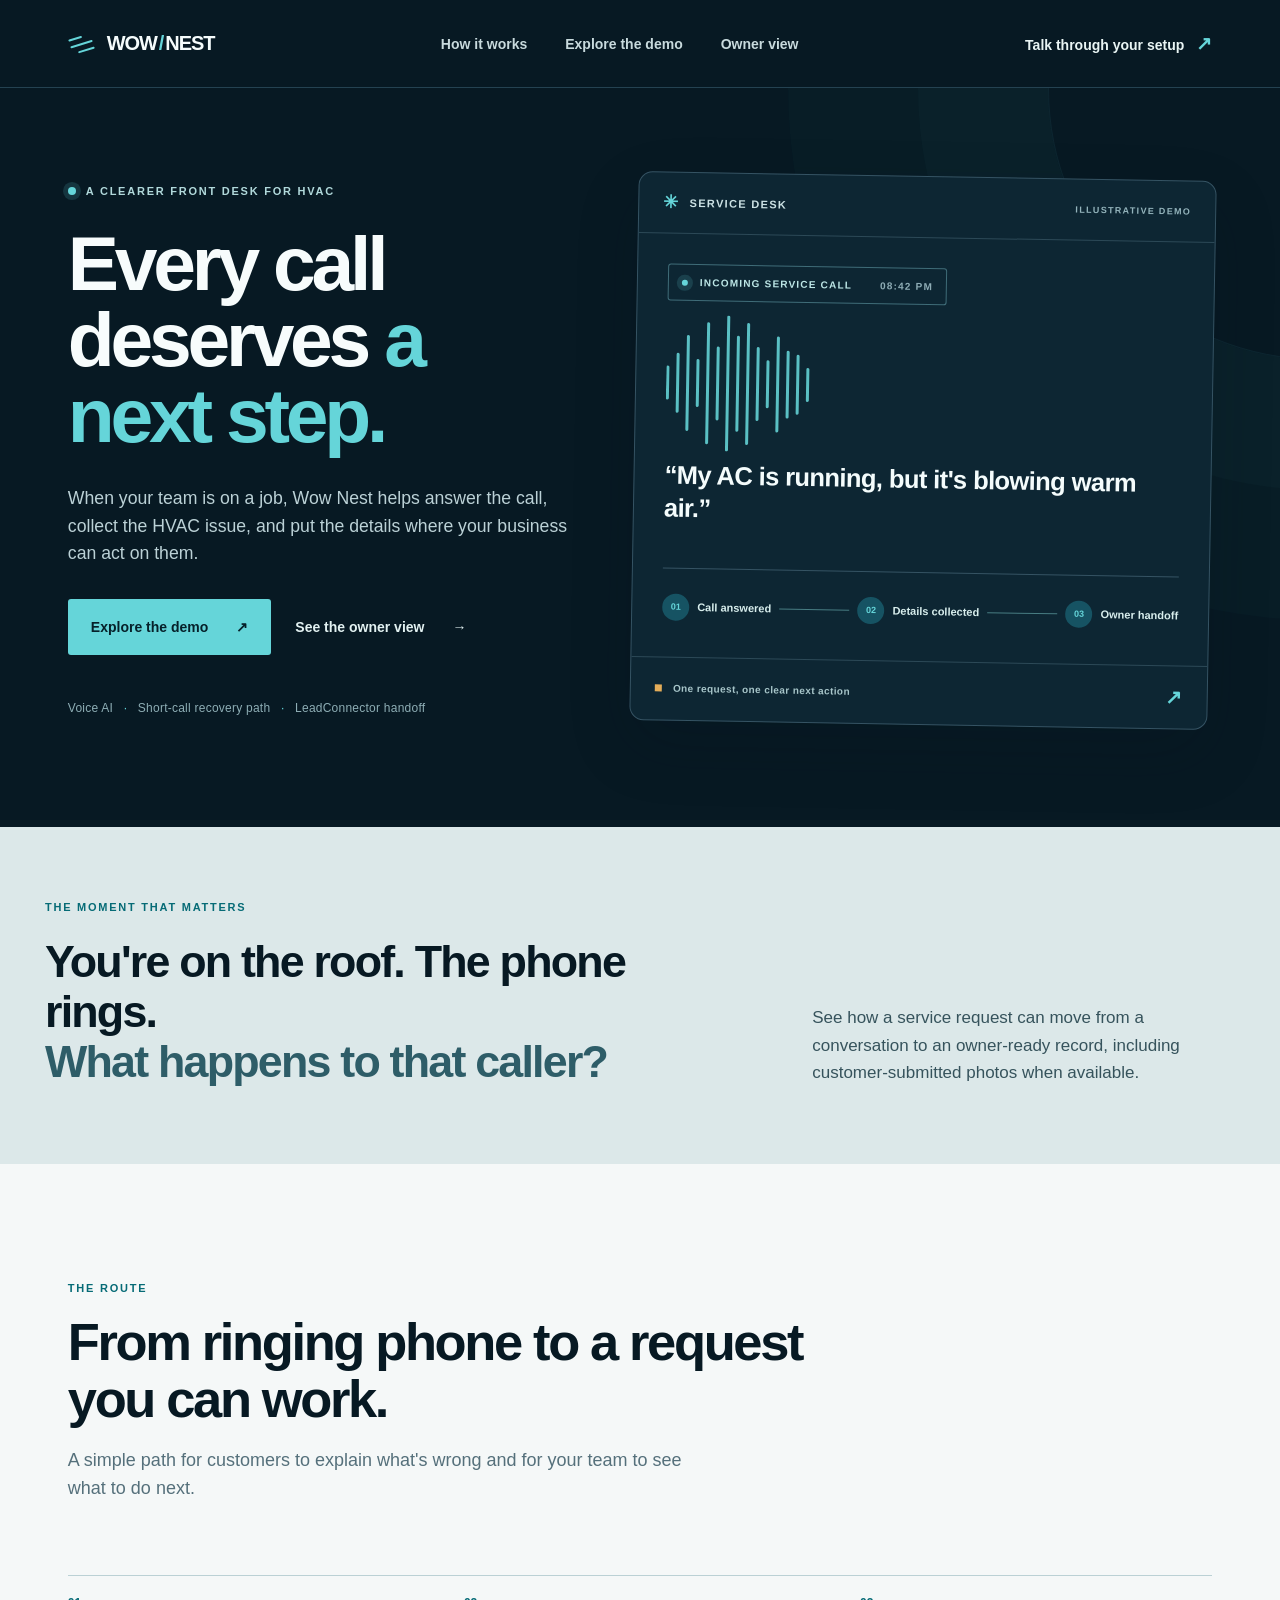
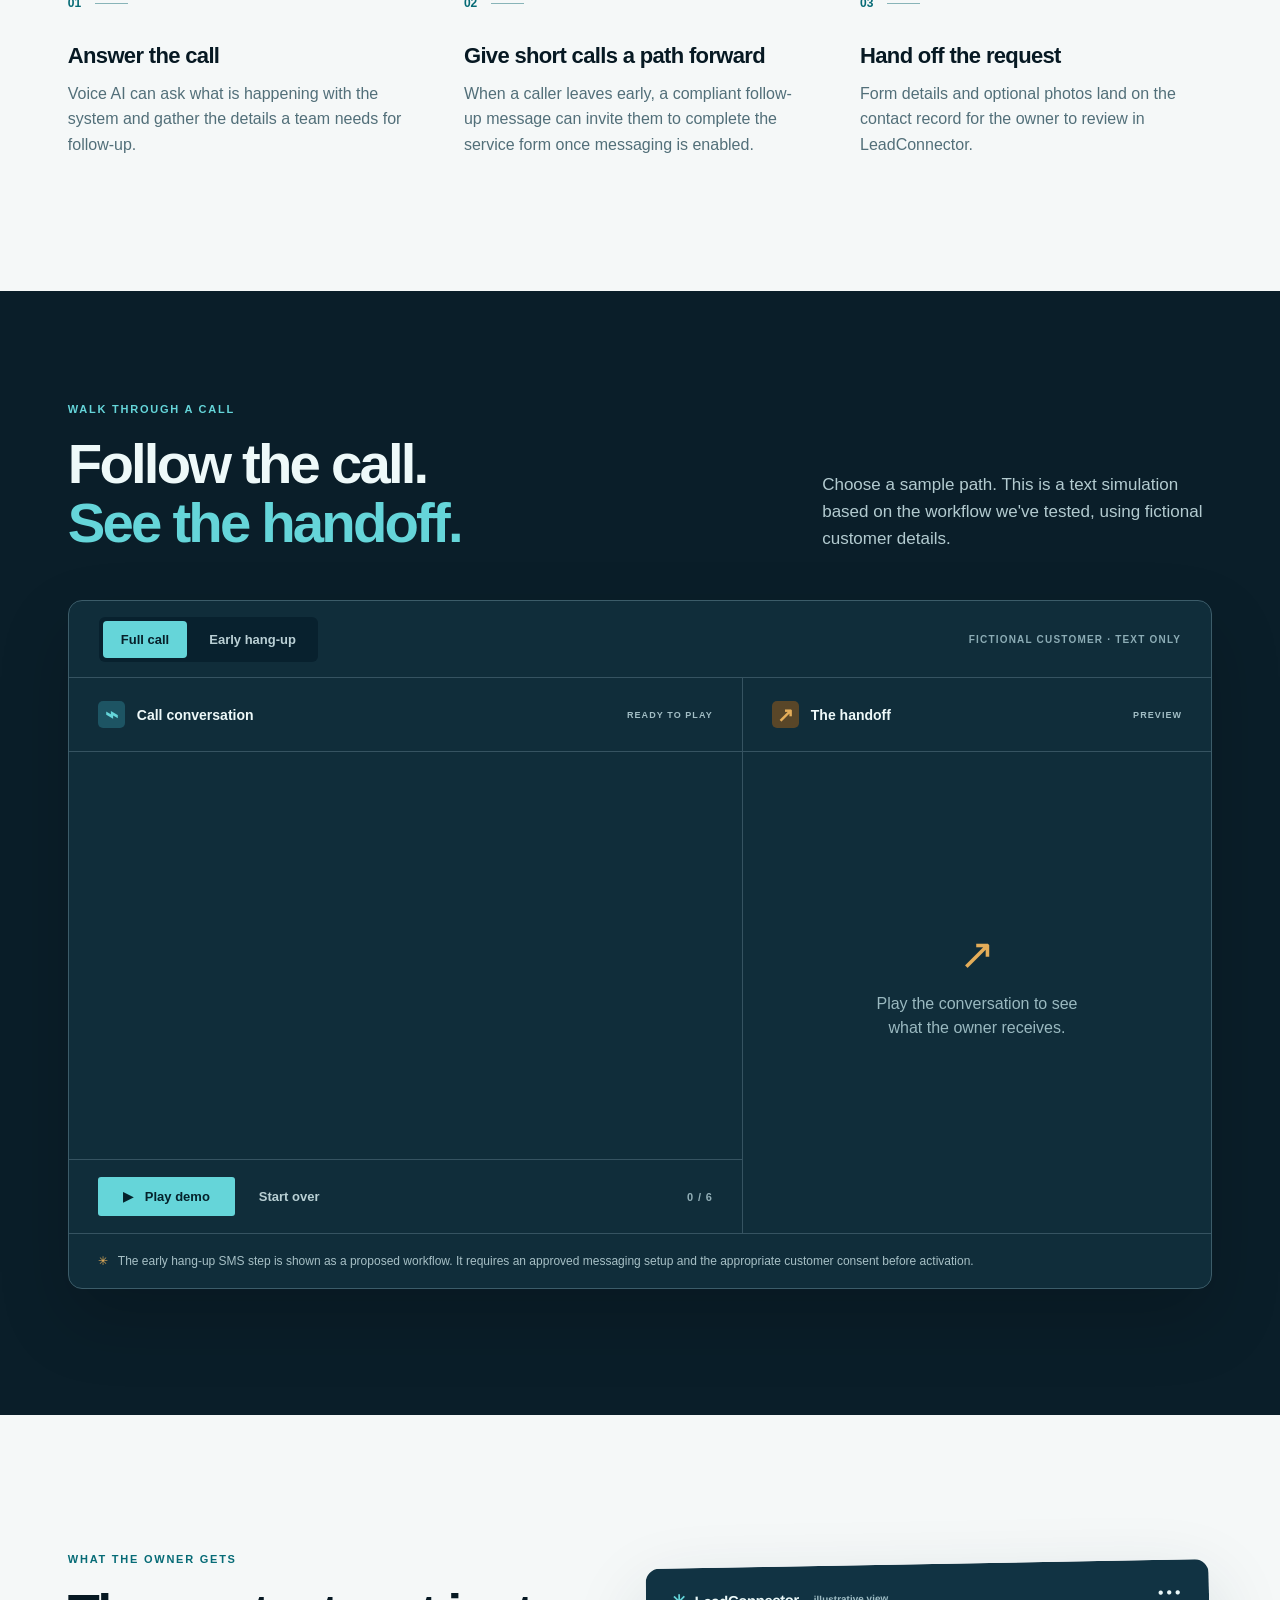
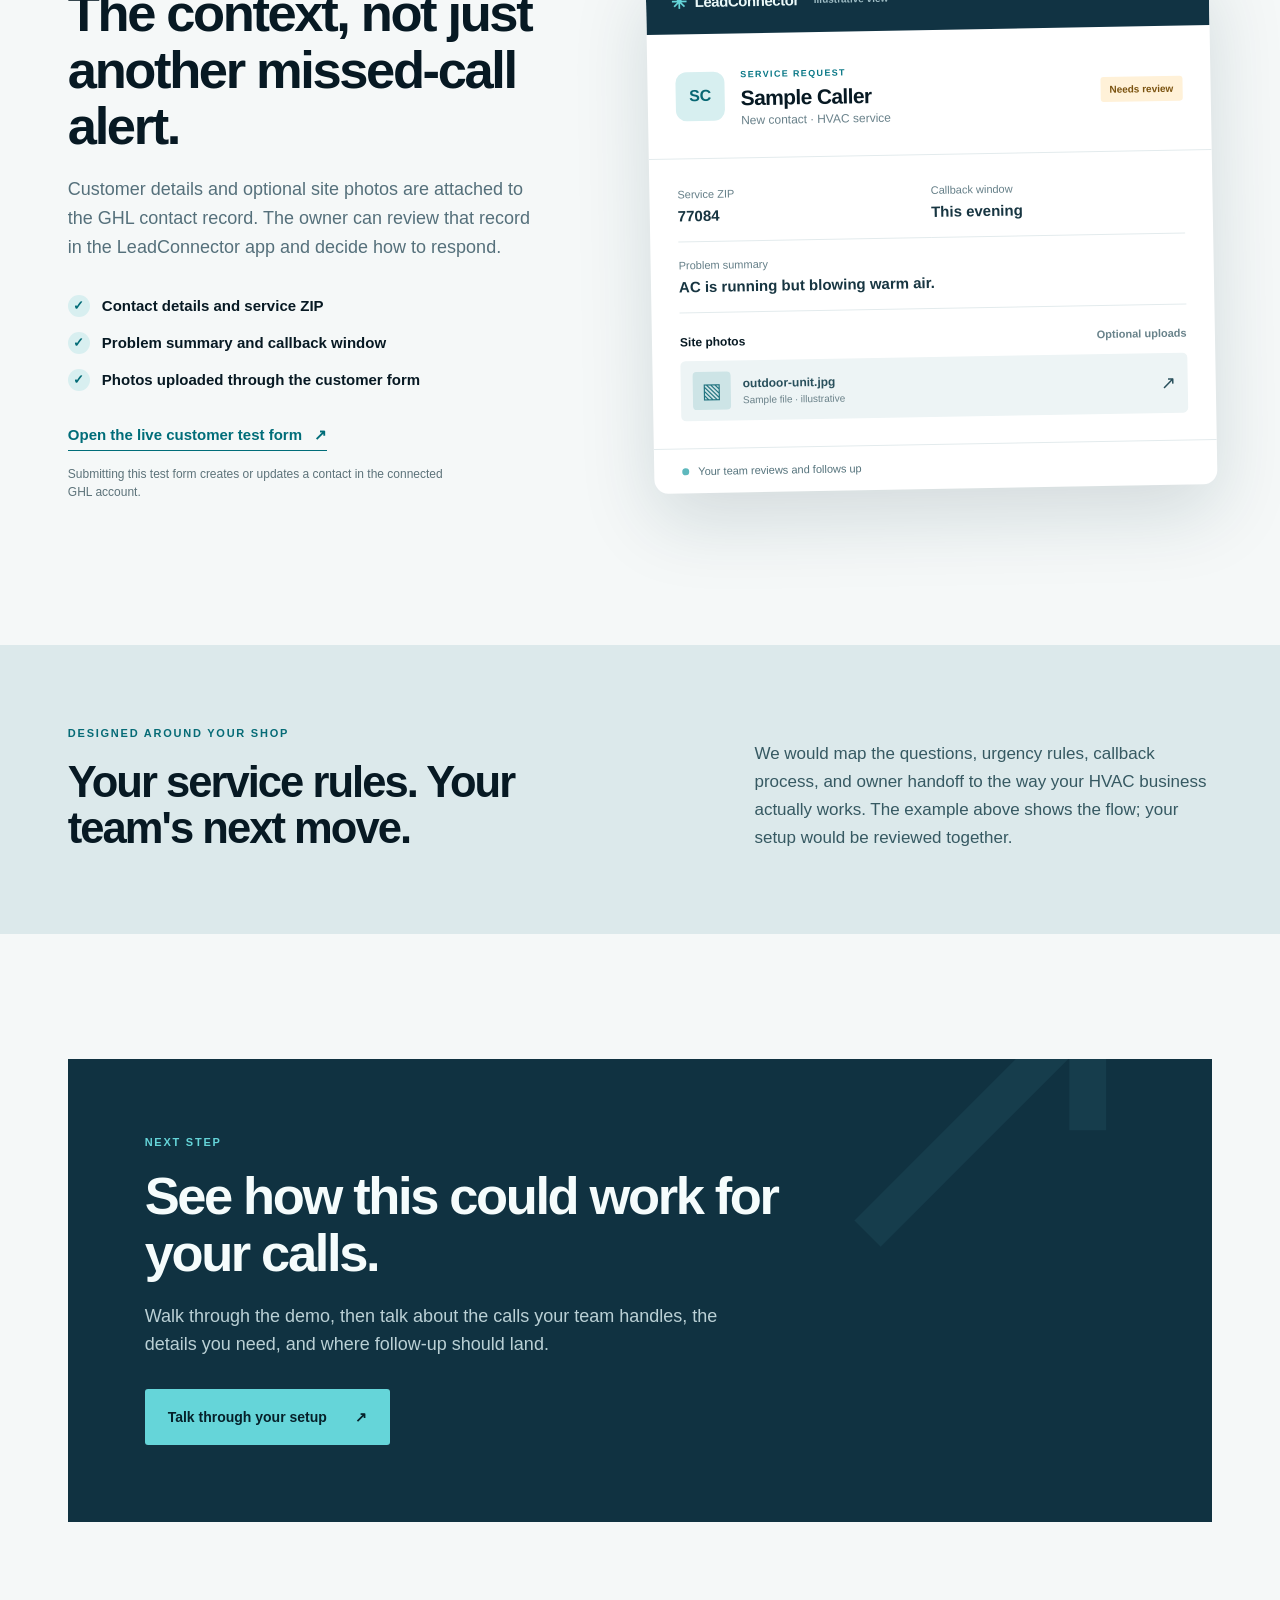
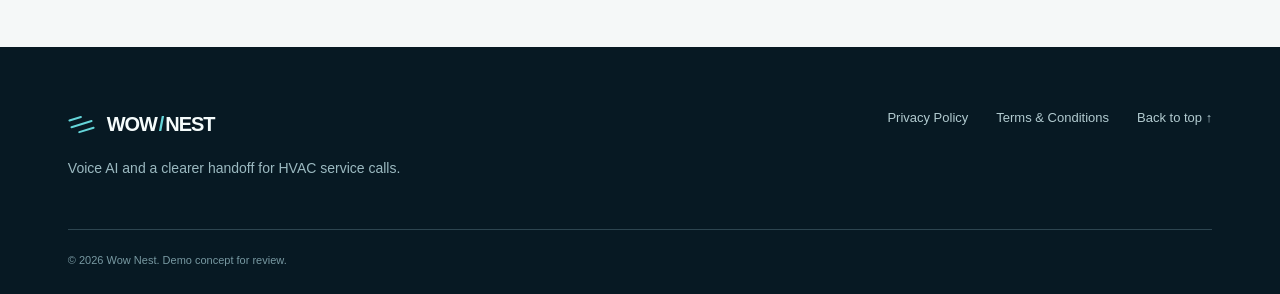
<file: index.html>
<!doctype html>
<html lang="en">
<head>
  <meta charset="utf-8">
  <meta name="viewport" content="width=device-width, initial-scale=1">
  <meta name="theme-color" content="#071923">
  <meta name="description" content="See how Wow Nest helps HVAC teams answer calls, collect service details, and hand requests to the owner in LeadConnector.">
  <title>Wow Nest — Every call deserves a next step</title>
  <link rel="stylesheet" href="styles.css">
  <script src="script.js" defer></script>
</head>
<body>
  <!-- THESIS: Make the handoff visible: call, customer detail, owner view. Avoid generic AI feature tiles.
       OWN-WORLD: Midnight dispatch desk, mineral blue surfaces, cyan active lines, restrained amber signals.
       STORY: HVAC owner recognizes a missed detail, walks through a sample call, sees what lands in LeadConnector.
       FIRST VIEWPORT: Clear offer and CTA at left; a large, legible dispatch preview at right.
       FORM: Interactive workflow demonstration chosen by the user, with full-call and short-call paths. -->
  <a class="skip-link" href="#main">Skip to content</a>
  <header class="site-header">
    <a class="brand" href="#top" aria-label="Wow Nest home"><span class="brand-mark" aria-hidden="true"><span></span><span></span><span></span></span><span>WOW<span class="brand-separator">/</span>NEST</span></a>
    <nav class="nav-links" aria-label="Main navigation"><a href="#how-it-works">How it works</a><a href="#demo">Explore the demo</a><a href="#handoff">Owner view</a></nav>
    <a class="header-cta" href="#contact">Talk through your setup <span aria-hidden="true">↗</span></a>
  </header>
  <main id="main">
    <section class="hero" id="top" aria-labelledby="hero-title">
      <div class="hero-copy">
        <p class="eyebrow"><span class="live-dot" aria-hidden="true"></span> A CLEARER FRONT DESK FOR HVAC</p>
        <h1 id="hero-title">Every call deserves <em>a next step.</em></h1>
        <p class="hero-intro">When your team is on a job, Wow Nest helps answer the call, collect the HVAC issue, and put the details where your business can act on them.</p>
        <div class="hero-actions"><a class="button button-primary" href="#demo">Explore the demo <span aria-hidden="true">↗</span></a><a class="button button-text" href="#handoff">See the owner view <span aria-hidden="true">→</span></a></div>
        <p class="hero-note">Voice AI <span>·</span> Short-call recovery path <span>·</span> LeadConnector handoff</p>
      </div>
      <div class="hero-console" aria-label="Illustrative call handoff preview">
        <div class="console-top"><span class="console-name"><span class="tiny-mark" aria-hidden="true">✳</span> SERVICE DESK</span><span class="console-label">ILLUSTRATIVE DEMO</span></div>
        <div class="console-main"><div class="incoming-badge"><span class="pulse-dot" aria-hidden="true"></span> INCOMING SERVICE CALL <span class="incoming-time">08:42 PM</span></div><div class="console-wave" aria-hidden="true"><span></span><span></span><span></span><span></span><span></span><span></span><span></span><span></span><span></span><span></span><span></span><span></span><span></span><span></span><span></span></div><p class="console-quote">“My AC is running, but it's blowing warm air.”</p><div class="console-divider"></div><div class="console-route"><span class="route-step active"><span class="route-icon">01</span> Call answered</span><span class="route-line"></span><span class="route-step active"><span class="route-icon">02</span> Details collected</span><span class="route-line"></span><span class="route-step active"><span class="route-icon">03</span> Owner handoff</span></div></div>
        <div class="console-bottom"><span><span class="small-square" aria-hidden="true"></span> One request, one clear next action</span><span class="console-arrow" aria-hidden="true">↗</span></div>
      </div>
    </section>
    <section class="problem-band" aria-labelledby="problem-title"><div class="band-inner"><p class="band-kicker">THE MOMENT THAT MATTERS</p><h2 id="problem-title">You're on the roof. The phone rings.<br><span>What happens to that caller?</span></h2><p>See how a service request can move from a conversation to an owner-ready record, including customer-submitted photos when available.</p></div></section>
    <section class="process section-shell" id="how-it-works" aria-labelledby="process-title"><div class="section-heading"><p class="section-kicker">THE ROUTE</p><h2 id="process-title">From ringing phone to a request you can work.</h2><p>A simple path for customers to explain what's wrong and for your team to see what to do next.</p></div><div class="process-rail"><article class="process-stop"><span class="stop-number">01 <span class="stop-rule"></span></span><h3>Answer the call</h3><p>Voice AI can ask what is happening with the system and gather the details a team needs for follow-up.</p></article><article class="process-stop"><span class="stop-number">02 <span class="stop-rule"></span></span><h3>Give short calls a path forward</h3><p>When a caller leaves early, a compliant follow-up message can invite them to complete the service form once messaging is enabled.</p></article><article class="process-stop"><span class="stop-number">03 <span class="stop-rule"></span></span><h3>Hand off the request</h3><p>Form details and optional photos land on the contact record for the owner to review in LeadConnector.</p></article></div></section>
    <section class="demo-section" id="demo" aria-labelledby="demo-title"><div class="section-shell"><div class="demo-heading"><div><p class="section-kicker">WALK THROUGH A CALL</p><h2 id="demo-title">Follow the call.<br><span>See the handoff.</span></h2></div><p class="demo-subhead">Choose a sample path. This is a text simulation based on the workflow we've tested, using fictional customer details.</p></div><div class="demo-frame"><div class="demo-toolbar"><div class="demo-tabs" role="tablist" aria-label="Demo scenario"><button class="scenario-tab is-selected" id="tab-full" type="button" role="tab" aria-selected="true" aria-controls="demo-panel" data-scenario="full">Full call</button><button class="scenario-tab" id="tab-short" type="button" role="tab" aria-selected="false" aria-controls="demo-panel" data-scenario="short">Early hang-up</button></div><span class="demo-fiction">FICTIONAL CUSTOMER · TEXT ONLY</span></div><div class="demo-content" id="demo-panel" role="tabpanel" aria-labelledby="tab-full"><div class="dialogue-pane"><div class="pane-heading"><div><span class="pane-icon" aria-hidden="true">⌁</span><span>Call conversation</span></div><span id="call-status" class="status-label">READY TO PLAY</span></div><div id="messages" class="messages" aria-live="polite" aria-relevant="additions text"></div><div class="demo-controls"><button class="play-control" id="play-pause" type="button" aria-label="Play demo"><span id="play-symbol" aria-hidden="true">▶</span><span id="play-label">Play demo</span></button><button class="restart-control" id="restart" type="button">Start over</button><span class="demo-count" id="demo-count">0 / 0</span></div></div><aside class="outcome-pane" aria-labelledby="outcome-title"><div class="pane-heading"><div><span class="pane-icon pane-icon-amber" aria-hidden="true">↗</span><span id="outcome-title">The handoff</span></div><span class="status-label" id="handoff-status">PREVIEW</span></div><div class="outcome-body" id="outcome-body"></div></aside></div><div class="demo-footer"><span class="footer-asterisk" aria-hidden="true">✳</span><span>The early hang-up SMS step is shown as a proposed workflow. It requires an approved messaging setup and the appropriate customer consent before activation.</span></div></div></div></section>
    <section class="handoff section-shell" id="handoff" aria-labelledby="handoff-title"><div class="handoff-copy"><p class="section-kicker">WHAT THE OWNER GETS</p><h2 id="handoff-title">The context, not just another missed-call alert.</h2><p>Customer details and optional site photos are attached to the GHL contact record. The owner can review that record in the LeadConnector app and decide how to respond.</p><div class="proof-list"><div><span class="proof-check" aria-hidden="true">✓</span> Contact details and service ZIP</div><div><span class="proof-check" aria-hidden="true">✓</span> Problem summary and callback window</div><div><span class="proof-check" aria-hidden="true">✓</span> Photos uploaded through the customer form</div></div><a class="inline-link" href="https://api.leadconnectorhq.com/widget/form/VKua0E1kBo2Og0sKDTkM" target="_blank" rel="noopener noreferrer">Open the live customer test form <span aria-hidden="true">↗</span></a><p class="form-note">Submitting this test form creates or updates a contact in the connected GHL account.</p></div><div class="owner-preview" aria-label="Illustrative owner contact view"><div class="owner-top"><span class="owner-logo"><span class="owner-logo-mark" aria-hidden="true">✳</span> LeadConnector <small>illustrative view</small></span><span class="owner-top-menu" aria-hidden="true">•••</span></div><div class="owner-person"><div class="avatar" aria-hidden="true">SC</div><div><span class="record-label">SERVICE REQUEST</span><h3>Sample Caller</h3><p>New contact · HVAC service</p></div><span class="record-state">Needs review</span></div><div class="owner-grid"><div><span>Service ZIP</span><strong>77084</strong></div><div><span>Callback window</span><strong>This evening</strong></div><div class="owner-wide"><span>Problem summary</span><strong>AC is running but blowing warm air.</strong></div></div><div class="owner-photos"><div class="photos-heading"><span>Site photos</span><small>Optional uploads</small></div><div class="photo-file"><span class="photo-icon" aria-hidden="true">▧</span><div><strong>outdoor-unit.jpg</strong><small>Sample file · illustrative</small></div><span aria-hidden="true">↗</span></div></div><div class="owner-bottom"><span class="owner-small-dot" aria-hidden="true"></span> Your team reviews and follows up</div></div></section>
    <section class="setup-band" aria-labelledby="setup-title"><div class="section-shell setup-inner"><div><p class="section-kicker">DESIGNED AROUND YOUR SHOP</p><h2 id="setup-title">Your service rules. Your team's next move.</h2></div><p>We would map the questions, urgency rules, callback process, and owner handoff to the way your HVAC business actually works. The example above shows the flow; your setup would be reviewed together.</p></div></section>
    <section class="contact-section section-shell" id="contact" aria-labelledby="contact-title"><div class="contact-panel"><p class="section-kicker">NEXT STEP</p><h2 id="contact-title">See how this could work for your calls.</h2><p>Walk through the demo, then talk about the calls your team handles, the details you need, and where follow-up should land.</p><button type="button" class="button button-primary" id="booking-button">Talk through your setup <span aria-hidden="true">↗</span></button><p class="booking-status" id="booking-status" role="status" aria-live="polite" hidden>The booking form link will be added before this page goes live. The demo above is ready to explore.</p></div></section>
  </main>
  <footer class="site-footer"><div class="footer-main"><a class="brand brand-footer" href="#top" aria-label="Wow Nest home"><span class="brand-mark" aria-hidden="true"><span></span><span></span><span></span></span><span>WOW<span class="brand-separator">/</span>NEST</span></a><p>Voice AI and a clearer handoff for HVAC service calls.</p></div><div class="footer-links"><a href="privacy-policy.html">Privacy Policy</a><a href="terms.html">Terms &amp; Conditions</a><a href="#top">Back to top ↑</a></div><p class="copyright">© <span id="year">2026</span> Wow Nest. Demo concept for review.</p></footer>
</body>
</html>
</file>
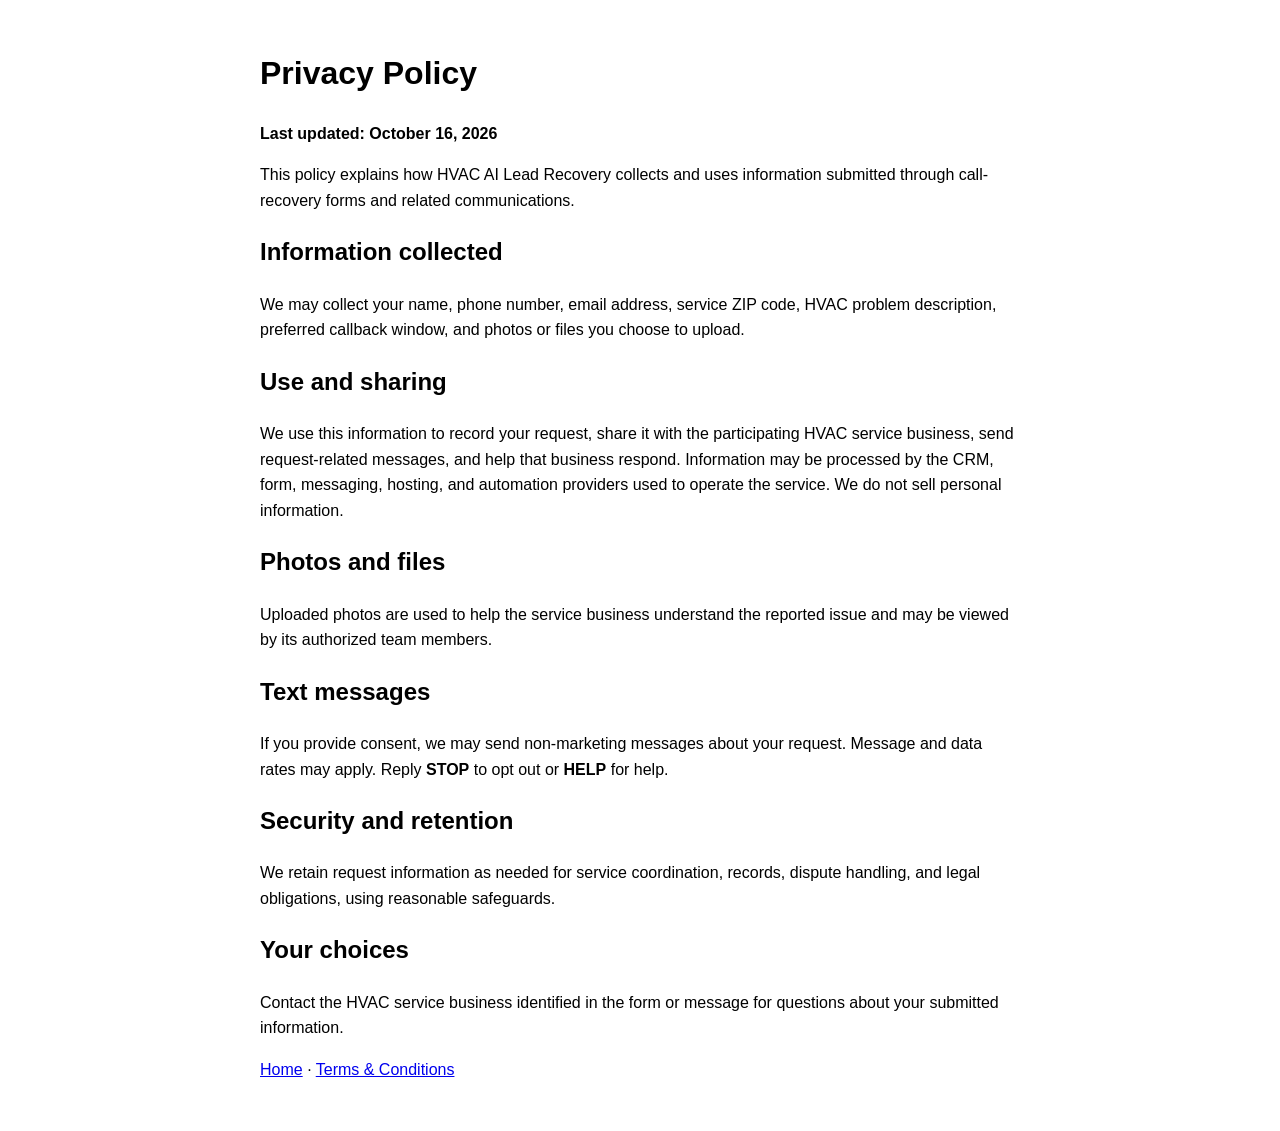
<file: privacy-policy.html>
<!doctype html>
<html lang="en"><head><meta charset="utf-8"><meta name="viewport" content="width=device-width, initial-scale=1"><title>Privacy Policy | HVAC AI Lead Recovery</title></head>
<body style="font-family:Arial,sans-serif;max-width:760px;margin:48px auto;padding:0 20px;line-height:1.6">
<h1>Privacy Policy</h1><p><strong>Last updated: October 16, 2026</strong></p>
<p>This policy explains how HVAC AI Lead Recovery collects and uses information submitted through call-recovery forms and related communications.</p>
<h2>Information collected</h2><p>We may collect your name, phone number, email address, service ZIP code, HVAC problem description, preferred callback window, and photos or files you choose to upload.</p>
<h2>Use and sharing</h2><p>We use this information to record your request, share it with the participating HVAC service business, send request-related messages, and help that business respond. Information may be processed by the CRM, form, messaging, hosting, and automation providers used to operate the service. We do not sell personal information.</p>
<h2>Photos and files</h2><p>Uploaded photos are used to help the service business understand the reported issue and may be viewed by its authorized team members.</p>
<h2>Text messages</h2><p>If you provide consent, we may send non-marketing messages about your request. Message and data rates may apply. Reply <strong>STOP</strong> to opt out or <strong>HELP</strong> for help.</p>
<h2>Security and retention</h2><p>We retain request information as needed for service coordination, records, dispute handling, and legal obligations, using reasonable safeguards.</p>
<h2>Your choices</h2><p>Contact the HVAC service business identified in the form or message for questions about your submitted information.</p>
<p><a href="index.html">Home</a> · <a href="terms.html">Terms &amp; Conditions</a></p></body></html>
</file>
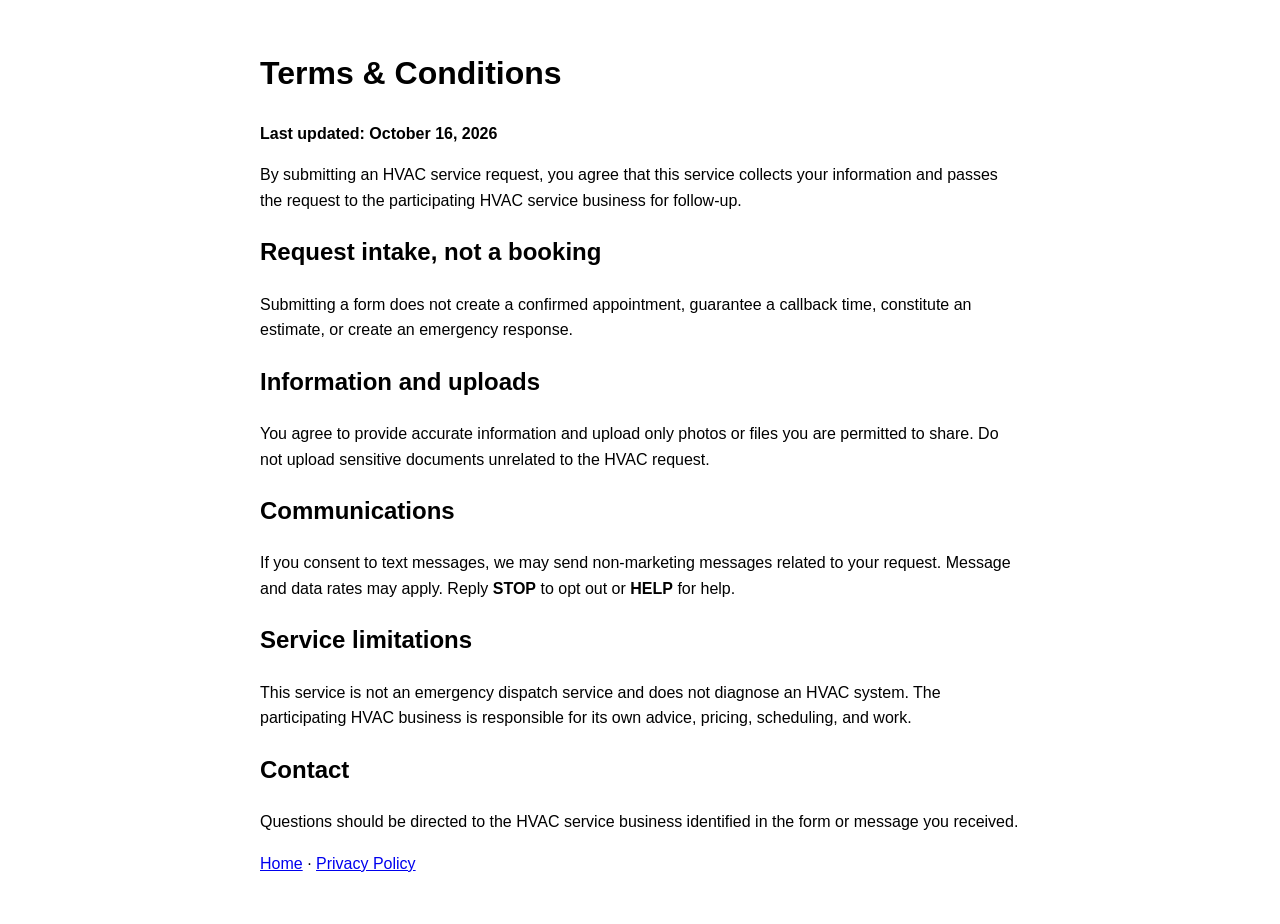
<file: terms.html>
<!doctype html>
<html lang="en"><head><meta charset="utf-8"><meta name="viewport" content="width=device-width, initial-scale=1"><title>Terms &amp; Conditions | HVAC AI Lead Recovery</title></head>
<body style="font-family:Arial,sans-serif;max-width:760px;margin:48px auto;padding:0 20px;line-height:1.6">
<h1>Terms &amp; Conditions</h1><p><strong>Last updated: October 16, 2026</strong></p>
<p>By submitting an HVAC service request, you agree that this service collects your information and passes the request to the participating HVAC service business for follow-up.</p>
<h2>Request intake, not a booking</h2><p>Submitting a form does not create a confirmed appointment, guarantee a callback time, constitute an estimate, or create an emergency response.</p>
<h2>Information and uploads</h2><p>You agree to provide accurate information and upload only photos or files you are permitted to share. Do not upload sensitive documents unrelated to the HVAC request.</p>
<h2>Communications</h2><p>If you consent to text messages, we may send non-marketing messages related to your request. Message and data rates may apply. Reply <strong>STOP</strong> to opt out or <strong>HELP</strong> for help.</p>
<h2>Service limitations</h2><p>This service is not an emergency dispatch service and does not diagnose an HVAC system. The participating HVAC business is responsible for its own advice, pricing, scheduling, and work.</p>
<h2>Contact</h2><p>Questions should be directed to the HVAC service business identified in the form or message you received.</p>
<p><a href="index.html">Home</a> · <a href="privacy-policy.html">Privacy Policy</a></p></body></html>
</file>
<file: styles.css>
:root{--ink:#071923;--ink-2:#102b3a;--ink-3:#183848;--paper:#f5f8f8;--white:#fff;--line:#d5e0e3;--muted:#55707b;--cyan:#65d5d9;--cyan-deep:#066b76;--amber:#e4ad59;--shadow:0 25px 62px rgba(2,20,30,.19)}
*{box-sizing:border-box}html{scroll-behavior:smooth}body{margin:0;background:var(--paper);color:var(--ink);font-family:"Segoe UI",Arial,sans-serif;-webkit-font-smoothing:antialiased}button,a{font:inherit}button{cursor:pointer}a{color:inherit}a:focus-visible,button:focus-visible{outline:3px solid var(--amber);outline-offset:4px}::selection{background:var(--cyan);color:var(--ink)}.skip-link{position:absolute;left:16px;top:-60px;z-index:1000;padding:10px 14px;background:var(--cyan);color:var(--ink)}.skip-link:focus{top:16px}
.site-header{height:88px;display:flex;align-items:center;justify-content:space-between;gap:32px;padding:0 clamp(24px,5.3vw,88px);background:var(--ink);color:#eef8f8;border-bottom:1px solid #244251}.brand{display:inline-flex;align-items:center;gap:11px;text-decoration:none;color:#f5fcfc;font-weight:850;font-size:20px;letter-spacing:-.055em;white-space:nowrap}.brand-separator{color:var(--cyan);padding:0 2px}.brand-mark{width:28px;height:28px;position:relative;display:inline-block;transform:rotate(-17deg)}.brand-mark span{position:absolute;height:2px;width:23px;background:var(--cyan);left:2px;border-radius:2px}.brand-mark span:nth-child(1){top:6px;width:14px}.brand-mark span:nth-child(2){top:13px;width:23px}.brand-mark span:nth-child(3){top:20px;width:17px;left:8px}.nav-links{display:flex;align-items:center;gap:38px}.nav-links a{text-decoration:none;font-size:14px;font-weight:600;color:#c8dadd;transition:color .2s}.nav-links a:hover,.header-cta:hover{color:var(--cyan)}.header-cta{text-decoration:none;font-size:14px;font-weight:750;color:#e9f5f4;white-space:nowrap}.header-cta span{font-size:19px;margin-left:8px;color:var(--cyan)}
.hero{min-height:690px;background:var(--ink);color:#f7fcfc;display:grid;grid-template-columns:minmax(0,.93fr) minmax(0,1.07fr);gap:clamp(32px,5vw,80px);align-items:center;padding:88px clamp(24px,5.3vw,88px) 102px;position:relative;overflow:hidden}.hero::before{content:"";position:absolute;width:540px;height:540px;border:1px solid rgba(101,213,217,.07);border-radius:50%;right:-310px;top:-270px;box-shadow:0 0 0 130px rgba(101,213,217,.025),0 0 0 260px rgba(101,213,217,.017);pointer-events:none}.hero-copy,.hero-console{position:relative;z-index:1}.eyebrow,.section-kicker,.band-kicker{font-size:11px;font-weight:800;letter-spacing:.16em;margin:0 0 28px}.eyebrow{color:#b1d9db;display:flex;align-items:center;gap:10px}.live-dot,.pulse-dot{width:8px;height:8px;background:var(--cyan);border-radius:50%;display:inline-block;box-shadow:0 0 0 5px rgba(101,213,217,.15)}h1,h2,h3,p{margin-top:0}.hero h1{font-family:Arial,"Segoe UI",sans-serif;font-size:clamp(54px,6vw,104px);line-height:.99;letter-spacing:-.055em;max-width:690px;margin:0 0 32px;font-weight:800}.hero h1 em{font-style:normal;color:var(--cyan)}.hero-intro{font-size:clamp(17px,1.38vw,21px);line-height:1.55;color:#bbd1d6;max-width:570px;margin-bottom:32px}.hero-actions{display:flex;align-items:center;flex-wrap:wrap;gap:24px}.button{display:inline-flex;justify-content:center;align-items:center;gap:28px;min-height:56px;padding:15px 23px;text-decoration:none;border-radius:3px;font-size:14px;font-weight:800;border:0;transition:background .2s,color .2s,transform .2s}.button:hover{transform:translateY(-2px)}.button-primary{background:var(--cyan);color:#06212a}.button-primary:hover{background:#93e8e8}.button-text{color:#e2f1f1;padding-left:0}.button-text:hover{color:var(--cyan)}.hero-note{font-size:12px;color:#8eaeb5;margin:46px 0 0;letter-spacing:.02em}.hero-note span{color:var(--cyan);padding:0 7px}
.hero-console{background:#0d2633;border:1px solid #355363;border-radius:14px;box-shadow:var(--shadow);overflow:hidden;transform:rotate(1deg)}.console-top,.console-bottom{display:flex;justify-content:space-between;align-items:center;padding:19px 24px;border-bottom:1px solid #2c4957;color:#cce2e5;font-size:11px;font-weight:800;letter-spacing:.12em}.console-name{display:flex;align-items:center;gap:10px}.tiny-mark{color:var(--cyan);font-size:18px}.console-label{font-size:9px;color:#94b4bc}.console-main{padding:30px 30px 36px}.incoming-badge{display:inline-flex;align-items:center;gap:12px;border:1px solid #3f6c78;border-radius:3px;padding:12px 13px;color:#bde7e7;font-size:10px;letter-spacing:.12em;font-weight:800}.incoming-badge .pulse-dot{width:6px;height:6px}.incoming-time{margin-left:16px;color:#8eacb5}.console-wave{display:flex;align-items:center;gap:7px;height:136px;margin:14px 0 8px;overflow:hidden}.console-wave span{width:3px;background:var(--cyan);border-radius:4px;opacity:.88;height:25%;animation:wave 2.5s ease-in-out infinite}.console-wave span:nth-child(2),.console-wave span:nth-child(14){height:44%;animation-delay:.1s}.console-wave span:nth-child(3),.console-wave span:nth-child(12){height:70%;animation-delay:.2s}.console-wave span:nth-child(4),.console-wave span:nth-child(11){height:36%;animation-delay:.3s}.console-wave span:nth-child(5),.console-wave span:nth-child(9){height:90%;animation-delay:.4s}.console-wave span:nth-child(6),.console-wave span:nth-child(10){height:54%;animation-delay:.5s}.console-wave span:nth-child(7){height:100%;animation-delay:.6s}.console-wave span:nth-child(8){height:70%;animation-delay:.7s}.console-wave span:nth-child(13){height:50%;animation-delay:.8s}@keyframes wave{50%{transform:scaleY(.72);opacity:.55}}.console-quote{font-size:clamp(21px,2vw,30px);line-height:1.3;letter-spacing:-.025em;font-weight:650;max-width:490px;color:#f4fcfc;margin:0 0 42px}.console-divider{border-top:1px solid #355363}.console-route{display:flex;align-items:center;gap:8px;justify-content:space-between;margin-top:25px}.route-step{display:flex;align-items:center;gap:8px;color:#d8eeed;font-size:11px;font-weight:700;white-space:nowrap}.route-icon{display:grid;place-items:center;width:27px;height:27px;border-radius:50%;background:#165363;color:var(--cyan);font-size:9px}.route-line{height:1px;flex:1;background:#477c82}.console-bottom{border-top:1px solid #2c4957;border-bottom:0;font-size:10px;letter-spacing:.04em;color:#a7c5c9}.small-square{display:inline-block;width:7px;height:7px;background:var(--amber);margin-right:8px}.console-arrow{font-size:20px;color:var(--cyan)}
.problem-band{background:#dce8e9;padding:74px 24px 78px}.band-inner{max-width:1190px;margin:auto;display:grid;grid-template-columns:1.15fr .75fr;column-gap:10%;align-items:end}.band-kicker{color:var(--cyan-deep);grid-column:1/-1;margin-bottom:23px}.problem-band h2{font-size:clamp(30px,3.5vw,52px);letter-spacing:-.04em;line-height:1.12;margin:0}.problem-band h2 span{color:#2e5d68}.problem-band p:last-child{font-size:17px;line-height:1.6;color:#36535c;margin:0;max-width:410px}.section-shell{max-width:1350px;margin:auto;padding-left:clamp(24px,5.3vw,88px);padding-right:clamp(24px,5.3vw,88px)}.process{padding-top:118px;padding-bottom:134px}.section-kicker{color:var(--cyan-deep);margin-bottom:20px}.section-heading{max-width:810px}.section-heading h2,.handoff h2,.setup-band h2,.contact-panel h2{font-size:clamp(36px,4.1vw,62px);line-height:1.08;letter-spacing:-.045em;margin:0 0 20px}.section-heading>p:last-child{font-size:18px;line-height:1.55;color:var(--muted);max-width:640px}.process-rail{display:grid;grid-template-columns:repeat(3,1fr);gap:44px;margin-top:72px;border-top:1px solid #bbd1d5}.process-stop{padding-top:20px}.stop-number{display:flex;align-items:center;gap:14px;color:var(--cyan-deep);font-size:12px;font-weight:850}.stop-rule{display:inline-block;width:33px;height:1px;background:#88b4b8}.process-stop h3{font-size:22px;letter-spacing:-.03em;margin:33px 0 12px}.process-stop p{font-size:16px;line-height:1.58;color:#526f79;max-width:335px;margin:0}
.demo-section{background:#0a1e29;color:#eef9f9;padding:112px 0 126px}.demo-section .section-kicker{color:var(--cyan)}.demo-heading{display:flex;justify-content:space-between;align-items:end;gap:50px;margin-bottom:48px}.demo-heading h2{font-size:clamp(38px,4.4vw,70px);line-height:1.04;letter-spacing:-.05em;margin:0}.demo-heading h2 span{color:var(--cyan)}.demo-subhead{color:#b3cbd0;font-size:17px;line-height:1.6;max-width:390px;margin:0}.demo-frame{border:1px solid #3c5c69;background:#102d3a;border-radius:14px;overflow:hidden;box-shadow:0 30px 70px rgba(0,0,0,.18)}.demo-toolbar{height:77px;border-bottom:1px solid #365361;display:flex;align-items:center;justify-content:space-between;gap:20px;padding:0 30px}.demo-tabs{display:flex;gap:4px;padding:4px;background:#08212e;border-radius:6px}.scenario-tab{border:0;background:transparent;color:#bad0d5;padding:11px 18px;border-radius:4px;font-size:13px;font-weight:750}.scenario-tab:hover{color:#fff}.scenario-tab.is-selected{background:var(--cyan);color:#061f29}.demo-fiction{font-size:10px;font-weight:800;letter-spacing:.12em;color:#8cacb5}.demo-content{display:grid;grid-template-columns:1.18fr .82fr;min-height:555px}.dialogue-pane{display:flex;flex-direction:column;border-right:1px solid #365361;min-width:0}.pane-heading{height:74px;padding:0 29px;border-bottom:1px solid #365361;display:flex;align-items:center;justify-content:space-between;gap:12px;font-size:14px;font-weight:750}.pane-heading>div{display:flex;align-items:center;gap:12px}.pane-icon{display:grid;place-items:center;width:27px;height:27px;background:#1d5463;color:var(--cyan);border-radius:5px;font-size:22px}.pane-icon-amber{background:#594628;color:var(--amber);font-size:20px}.status-label{font-size:9px;letter-spacing:.12em;color:#a2bec5;font-weight:850;white-space:nowrap}.messages{flex:1;min-height:335px;max-height:420px;overflow-y:auto;padding:29px;scrollbar-color:#3b7280 transparent}.message{max-width:80%;margin:0 0 19px;animation:messageIn .3s cubic-bezier(.16,1,.3,1) both}.message-speaker{font-size:9px;font-weight:850;letter-spacing:.13em;display:block;margin-bottom:9px;color:#9ddfe0}.message p{padding:15px 17px;font-size:14px;line-height:1.5;margin:0;background:#235969;color:#f4fcfc;border-radius:5px 15px 15px 15px}.message-caller{margin-left:auto}.message-caller .message-speaker{text-align:right;color:#d3e0e2}.message-caller p{background:#dce9eb;color:#102833;border-radius:15px 5px 15px 15px}.message-system{margin-left:auto;margin-right:auto;max-width:92%;text-align:center}.message-system .message-speaker{color:#e5bd7a}.message-system p{background:#30404a;color:#e7f0f1;border-radius:5px;font-size:13px}.demo-controls{display:flex;align-items:center;gap:18px;padding:17px 29px;border-top:1px solid #365361}.play-control{background:var(--cyan);border:0;color:#05222b;border-radius:3px;padding:12px 17px;font-size:13px;font-weight:850;display:flex;gap:12px;align-items:center;min-width:137px;justify-content:center}.play-control:hover{background:#9be8e9}.restart-control{border:0;background:none;color:#b9d0d4;font-size:13px;font-weight:700}.restart-control:hover{text-decoration:underline}.demo-count{margin-left:auto;color:#92afb7;font-size:11px;font-weight:800;letter-spacing:.08em}.outcome-pane{display:flex;flex-direction:column;min-width:0}.outcome-body{flex:1;padding:37px 30px}.outcome-idle{height:100%;min-height:335px;display:flex;align-items:center;justify-content:center;flex-direction:column;text-align:center;color:#9ab9c0}.outcome-idle span{font-size:43px;color:var(--amber);margin-bottom:13px}.outcome-idle p{max-width:235px;line-height:1.5}.outcome-kicker{font-size:10px;letter-spacing:.14em;font-weight:850;color:var(--cyan);margin-bottom:22px}.outcome-body h3{font-size:30px;line-height:1.12;letter-spacing:-.035em;margin:0 0 13px}.outcome-body>p{font-size:14px;line-height:1.55;color:#b9d0d4;margin:0 0 22px}.outcome-list{margin:0}.outcome-list div{display:flex;justify-content:space-between;gap:18px;padding:13px 0;border-top:1px solid #365361;font-size:12px;line-height:1.4}.outcome-list dt{color:#a5bdc4}.outcome-list dd{text-align:right;font-weight:750;margin:0;color:#eaf6f6}.outcome-end{display:flex;align-items:center;gap:9px;font-size:11px;font-weight:750;color:#aee7e7;margin-top:24px}.outcome-dot{height:7px;width:7px;border-radius:50%;background:var(--cyan)}.outcome-end.pending{color:#e9c58c}.outcome-end.pending .outcome-dot{background:var(--amber)}.demo-footer{display:flex;gap:10px;padding:18px 29px;border-top:1px solid #365361;color:#a7c0c6;font-size:12px;line-height:1.5}.footer-asterisk{color:var(--amber)}@keyframes messageIn{from{opacity:0;transform:translateY(9px)}to{opacity:1;transform:translateY(0)}}
.handoff{display:grid;grid-template-columns:.92fr 1.08fr;gap:clamp(55px,8vw,120px);align-items:center;padding-top:138px;padding-bottom:144px}.handoff-copy>p:not(.section-kicker):not(.form-note){color:var(--muted);font-size:18px;line-height:1.6;max-width:530px}.proof-list{margin:33px 0 35px;display:grid;gap:15px;font-size:15px;font-weight:650}.proof-list div{display:flex;align-items:center;gap:12px}.proof-check{display:grid;place-items:center;width:22px;height:22px;border-radius:50%;background:#d8eff0;color:#026b76;font-size:13px;flex:none}.inline-link{font-size:15px;font-weight:850;color:#006d79;text-decoration:none;border-bottom:1px solid #006d79;padding-bottom:6px;display:inline-flex;gap:12px}.inline-link:hover{color:#003b45}.form-note{color:#5d737a;font-size:12px;line-height:1.5;max-width:400px;margin:14px 0 0}.owner-preview{background:#fff;border-radius:14px;box-shadow:0 27px 75px rgba(16,54,68,.15);overflow:hidden;transform:rotate(-1deg)}.owner-top{height:66px;background:#113343;color:#eaf8f8;display:flex;align-items:center;justify-content:space-between;padding:0 25px}.owner-logo{font-size:15px;font-weight:850;letter-spacing:-.03em;display:flex;align-items:center;gap:8px}.owner-logo-mark{color:var(--cyan);font-size:19px}.owner-logo small{font-weight:600;letter-spacing:0;color:#9fbdc5;font-size:10px;margin-left:7px}.owner-top-menu{letter-spacing:3px}.owner-person{display:flex;align-items:center;gap:16px;padding:30px 28px;border-bottom:1px solid #e3ebed}.avatar{height:49px;width:49px;border-radius:11px;background:#d7eff0;color:#076773;font-weight:850;display:grid;place-items:center;flex:none}.record-label{color:#087786;font-size:9px;font-weight:850;letter-spacing:.15em}.owner-person h3{font-size:21px;letter-spacing:-.03em;margin:5px 0 3px}.owner-person p{font-size:12px;color:#69818a;margin:0}.record-state{margin-left:auto;padding:7px 9px;color:#7a520f;background:#fff1d8;font-size:10px;font-weight:800;white-space:nowrap;border-radius:3px}.owner-grid{display:grid;grid-template-columns:1fr 1fr;padding:12px 28px 0}.owner-grid>div{display:flex;flex-direction:column;gap:7px;border-bottom:1px solid #e3ebed;padding:17px 0}.owner-grid>div:nth-child(odd){padding-right:18px}.owner-grid span{font-size:11px;color:#657f88}.owner-grid strong{font-size:15px;color:#173541}.owner-grid .owner-wide{grid-column:1/-1}.owner-photos{padding:22px 28px 27px}.photos-heading{display:flex;justify-content:space-between;font-size:12px;font-weight:850;margin-bottom:12px}.photos-heading small{font-size:11px;font-weight:600;color:#68828a}.photo-file{display:flex;align-items:center;gap:12px;background:#edf4f5;padding:11px 12px;border-radius:5px;color:#29505c}.photo-file>div{display:flex;flex-direction:column;gap:4px;flex:1}.photo-file strong{font-size:12px}.photo-file small{font-size:10px;color:#6a8189}.photo-file>span:last-child{font-size:18px}.photo-icon{display:grid;place-items:center;height:38px;width:38px;background:#cde4e6;color:#227480;border-radius:4px;font-size:21px}.owner-bottom{padding:16px 28px;border-top:1px solid #e3ebed;color:#55737c;font-size:11px;display:flex;align-items:center;gap:9px}.owner-small-dot{height:7px;width:7px;background:#5eb8bd;border-radius:50%}
.setup-band{background:#dce9eb;padding:82px 0}.setup-inner{display:grid;grid-template-columns:1fr .8fr;gap:10%;align-items:end}.setup-band h2{font-size:clamp(32px,3.4vw,52px);margin:0;max-width:570px}.setup-inner>p{color:#365962;line-height:1.65;font-size:17px;max-width:470px;margin:0}.contact-section{padding-top:125px;padding-bottom:125px}.contact-panel{background:#103241;color:#f5fcfc;padding:clamp(36px,6vw,86px);position:relative;overflow:hidden}.contact-panel::after{content:"↗";position:absolute;right:4%;top:-39%;font-size:clamp(300px,35vw,600px);line-height:1;color:rgba(101,213,217,.065);pointer-events:none}.contact-panel>*{position:relative;z-index:1}.contact-panel .section-kicker{color:var(--cyan)}.contact-panel h2{max-width:700px}.contact-panel>p:not(.section-kicker):not(.booking-status){font-size:18px;color:#bad0d5;line-height:1.6;max-width:590px;margin-bottom:30px}.booking-status{margin:23px 0 0;background:#294c58;padding:14px 17px;border-radius:4px;color:#d8eeee;max-width:520px;font-size:13px;line-height:1.5}.site-footer{background:#071923;color:#dbe9ec;padding:63px clamp(24px,5.3vw,88px) 28px;display:grid;grid-template-columns:1fr auto;gap:45px}.footer-main p{margin:18px 0 0;color:#9bb9c0;font-size:14px}.footer-links{display:flex;align-items:start;gap:28px;flex-wrap:wrap}.footer-links a{color:#b2cbd0;text-decoration:none;font-size:13px}.footer-links a:hover{color:var(--cyan)}.copyright{grid-column:1/-1;border-top:1px solid #2d4550;padding-top:24px;margin:8px 0 0;color:#7899a2;font-size:11px}
@media(max-width:1100px){.site-header{height:76px}.nav-links{gap:18px}.hero{min-height:0;grid-template-columns:1fr;gap:60px;padding-top:86px}.hero-copy{max-width:800px}.hero h1{max-width:800px}.hero-console{max-width:780px;width:100%;justify-self:center}.handoff{gap:50px}.record-state{display:none}}
@media(max-width:780px){.site-header{padding:0 22px}.nav-links{display:none}.hero{padding:72px 24px 82px}.hero h1{font-size:clamp(47px,11vw,78px)}.hero-note{line-height:1.7}.band-inner{grid-template-columns:1fr;gap:20px}.problem-band{padding:65px 24px}.process{padding-top:85px;padding-bottom:96px}.process-rail{grid-template-columns:1fr;gap:30px;margin-top:52px}.process-stop{padding-bottom:26px;border-bottom:1px solid #c9dadd}.process-stop h3{margin-top:18px}.demo-section{padding:82px 0 90px}.demo-heading{display:block}.demo-subhead{max-width:550px;margin-top:24px}.demo-content{grid-template-columns:1fr}.dialogue-pane{border-right:0;border-bottom:1px solid #365361}.messages{min-height:320px;max-height:360px}.outcome-body{min-height:310px}.outcome-idle{min-height:260px}.handoff{grid-template-columns:1fr;padding-top:95px;padding-bottom:106px}.owner-preview{max-width:640px;width:100%;justify-self:center}.setup-inner{grid-template-columns:1fr;gap:30px}.contact-section{padding-top:90px;padding-bottom:90px}.site-footer{grid-template-columns:1fr}.copyright{grid-column:1}}
@media(max-width:520px){.header-cta{font-size:0}.header-cta span{font-size:22px}.brand{font-size:19px}.hero-actions{gap:12px}.button{min-height:52px}.button-text{font-size:13px}.hero-console{transform:none}.console-top,.console-bottom{padding:15px}.console-main{padding:22px 16px}.console-wave{height:95px}.console-route{gap:4px}.route-step{font-size:0}.route-icon{font-size:9px}.incoming-time{margin-left:5px}.demo-toolbar{padding:10px 14px;height:auto;display:block}.demo-fiction{display:block;padding:10px 4px 3px}.scenario-tab{padding:10px 12px}.pane-heading{padding:0 16px}.messages{padding:18px 15px}.demo-controls{padding:15px}.outcome-body{padding:24px 17px}.demo-footer{padding:16px}.owner-person{padding:22px 16px}.owner-grid{padding:8px 16px 0}.owner-photos{padding:20px 16px}.owner-bottom{padding:16px}.owner-logo small{display:none}.contact-panel{padding:42px 26px}.footer-links{gap:19px}}
@media(prefers-reduced-motion:reduce){html{scroll-behavior:auto}.console-wave span,.message{animation:none}.button{transition:none}.button:hover{transform:none}}
</file>
